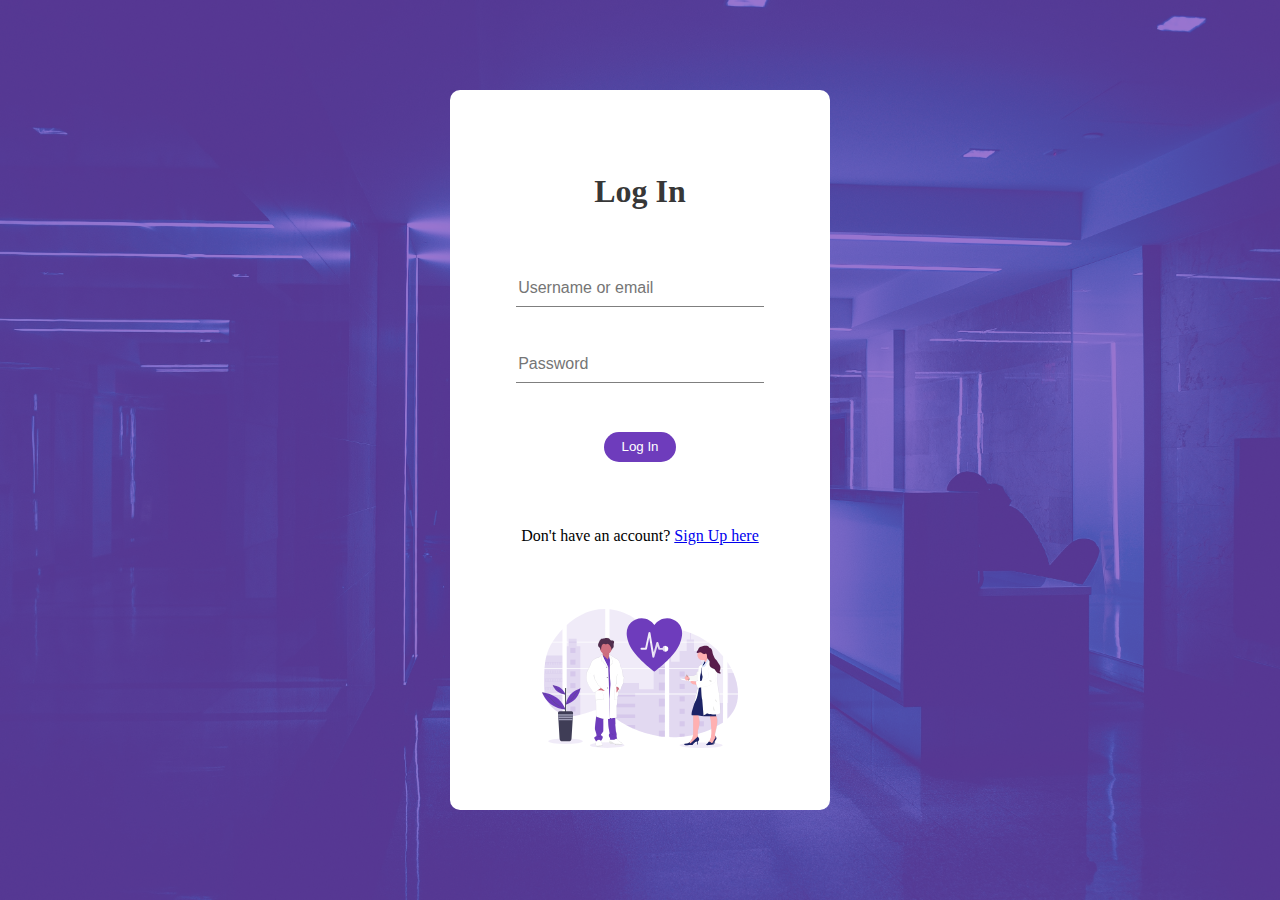
<file: Login/index.html>
<html lang="en">

<head>
    <meta charset="UTF-8">
    <meta http-equiv="X-UA-Compatible" content="IE=edge">
    <meta name="viewport" content="width=device-width, initial-scale=1.0">
    <title>Login</title>
    <link rel="stylesheet" href="style.css">
</head>

<body>
    <div class="overlay"></div>
    <div class="form_container">
        <form action="">
            <h1>Log In</h1>
            <input type="text" name="username" id="username" placeholder="Username or email">
            <input type="password" name="password" id="password" placeholder="Password">
            <input type="submit" value="Log In">
            <p>Don't have an account? <a href="../Register/index.html">Sign Up here</a></p>
            <img src="../images/medicine.svg" alt="medicine image">
        </form>
    </div>
</body>

</html>
</file>
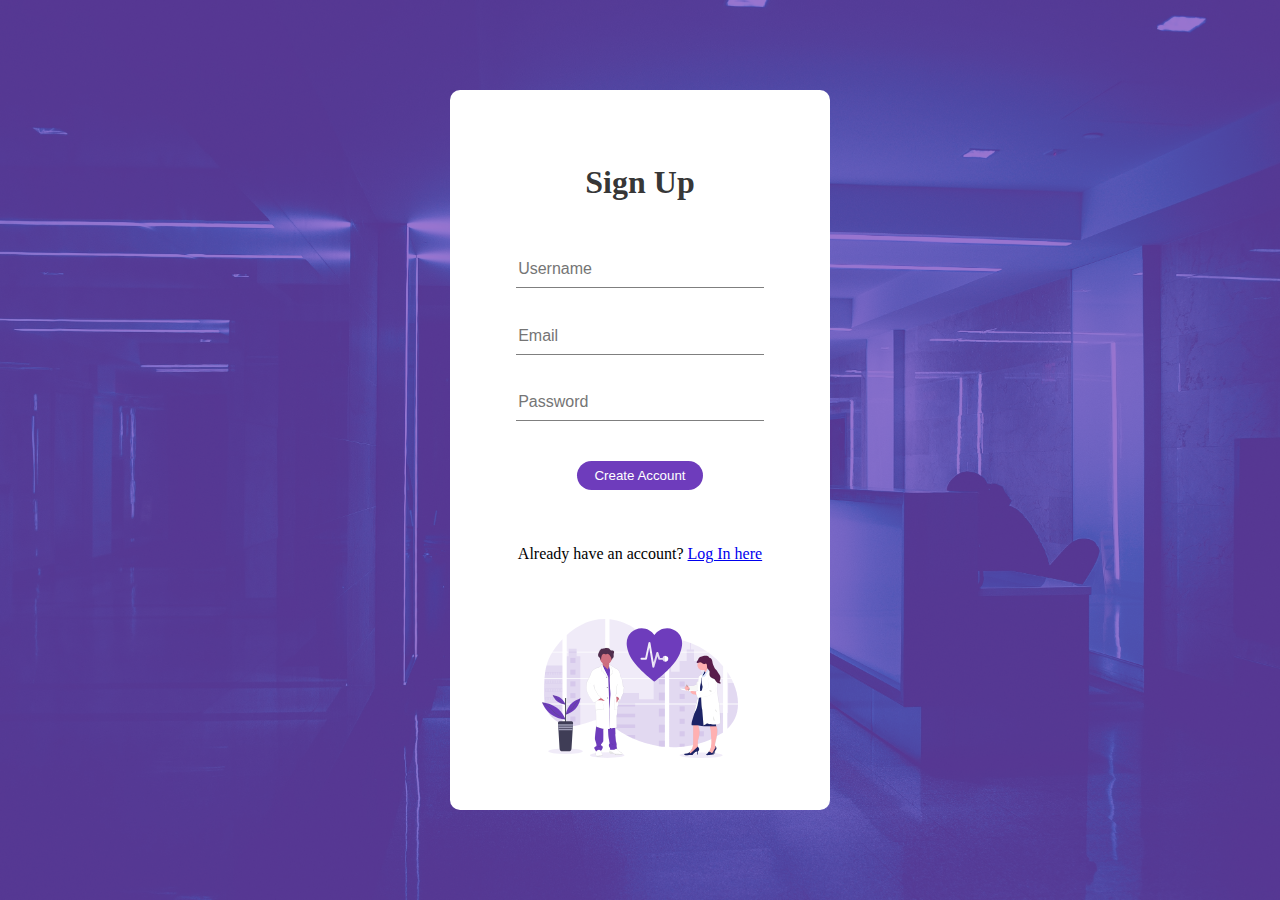
<file: Register/index.html>
<html lang="en">

<head>
    <meta charset="UTF-8">
    <meta http-equiv="X-UA-Compatible" content="IE=edge">
    <meta name="viewport" content="width=device-width, initial-scale=1.0">
    <title>Register</title>
    <link rel="stylesheet" href="style.css">
</head>

<body>
    <div class="overlay"></div>
    <div class="form_container">
        <form action="">
            <h1>Sign Up</h1>
            <input type="text" name="username" id="username" placeholder="Username">
            <input type="email" name="email" id="email" placeholder="Email">
            <input type="password" name="password" id="password" placeholder="Password">
            <input type="submit" value="Create Account">
            <p>Already have an account? <a href="../Login/index.html">Log In here</a></p>
            <img src="../images/medicine.svg" alt="medicine image">
        </form>
    </div>
</body>

</html>
</file>
<file: Login/style.css>
body {
    background-image: url(../images/bg.jpg);
    background-size: cover;
    display: flex;
    justify-content: center;
    align-items: center;
    font-size: 1rem;
}

.overlay {
    position: absolute;
    z-index: 0;
    width: 100%;
    height: 100%;
    background-color: rgba(110, 60, 188, 0.7);
}

.form_container {
    position: relative;
    z-index: 1;
    width: 30%;
    height: 80vh;
    background-color: #fff;
    padding: 1%;
    box-sizing: border-box;
    border-radius: 10px;
}

.form_container form {
    width: 100%;
    height: 100%;
    display: flex;
    flex-direction: column;
    justify-content: space-evenly;
    align-items: center;
}

.form_container form h1 {
    color: rgba(0, 0, 0, 0.8);
}

.form_container form input[type="text"],
.form_container form input[type="email"],
.form_container form input[type="password"] {
    border: none;
    outline: none;
    border-bottom: 1px solid rgba(0, 0, 0, 0.5);
    width: 70%;
    padding-bottom: 10px;
}

.form_container form input::placeholder {
    font-size: 1rem;
}

.form_container form input[type="submit"] {
    width: fit-content;
    padding: 2% 5%;
    color: #fff;
    background-color: #6E3CBC;
    border: none;
    outline: none;
    border-radius: 30px;
}

.form_container form img {
    width: 100%;
    height: 20%;
    object-fit: contain;
}

@media screen and (max-width:768px) {
    .form_container {
        width: 70%;
    }
}

@media screen and (max-width:576px) {
    .form_container {
        width: 90%;
    }
}
</file>
<file: Register/style.css>
body {
    background-image: url(../images/bg.jpg);
    background-size: cover;
    display: flex;
    justify-content: center;
    align-items: center;
    font-size: 1rem;
}

.overlay {
    position: absolute;
    z-index: 0;
    width: 100%;
    height: 100%;
    background-color: rgba(110, 60, 188, 0.7);
}

.form_container {
    position: relative;
    z-index: 1;
    width: 30%;
    height: 80vh;
    background-color: #fff;
    padding: 1%;
    box-sizing: border-box;
    border-radius: 10px;
}

.form_container form {
    width: 100%;
    height: 100%;
    display: flex;
    flex-direction: column;
    justify-content: space-evenly;
    align-items: center;
}

.form_container form h1 {
    color: rgba(0, 0, 0, 0.8);
}

.form_container form input[type="text"],
.form_container form input[type="email"],
.form_container form input[type="password"] {
    border: none;
    outline: none;
    border-bottom: 1px solid rgba(0, 0, 0, 0.5);
    width: 70%;
    padding-bottom: 10px;
}

.form_container form input::placeholder {
    font-size: 1rem;
}

.form_container form input[type="submit"] {
    width: fit-content;
    padding: 2% 5%;
    color: #fff;
    background-color: #6E3CBC;
    border: none;
    outline: none;
    border-radius: 30px;
}

.form_container form img {
    width: 100%;
    height: 20%;
    object-fit: contain;
}

@media screen and (max-width:768px) {
    .form_container {
        width: 70%;
    }
}

@media screen and (max-width:576px) {
    .form_container {
        width: 90%;
    }
}
</file>
